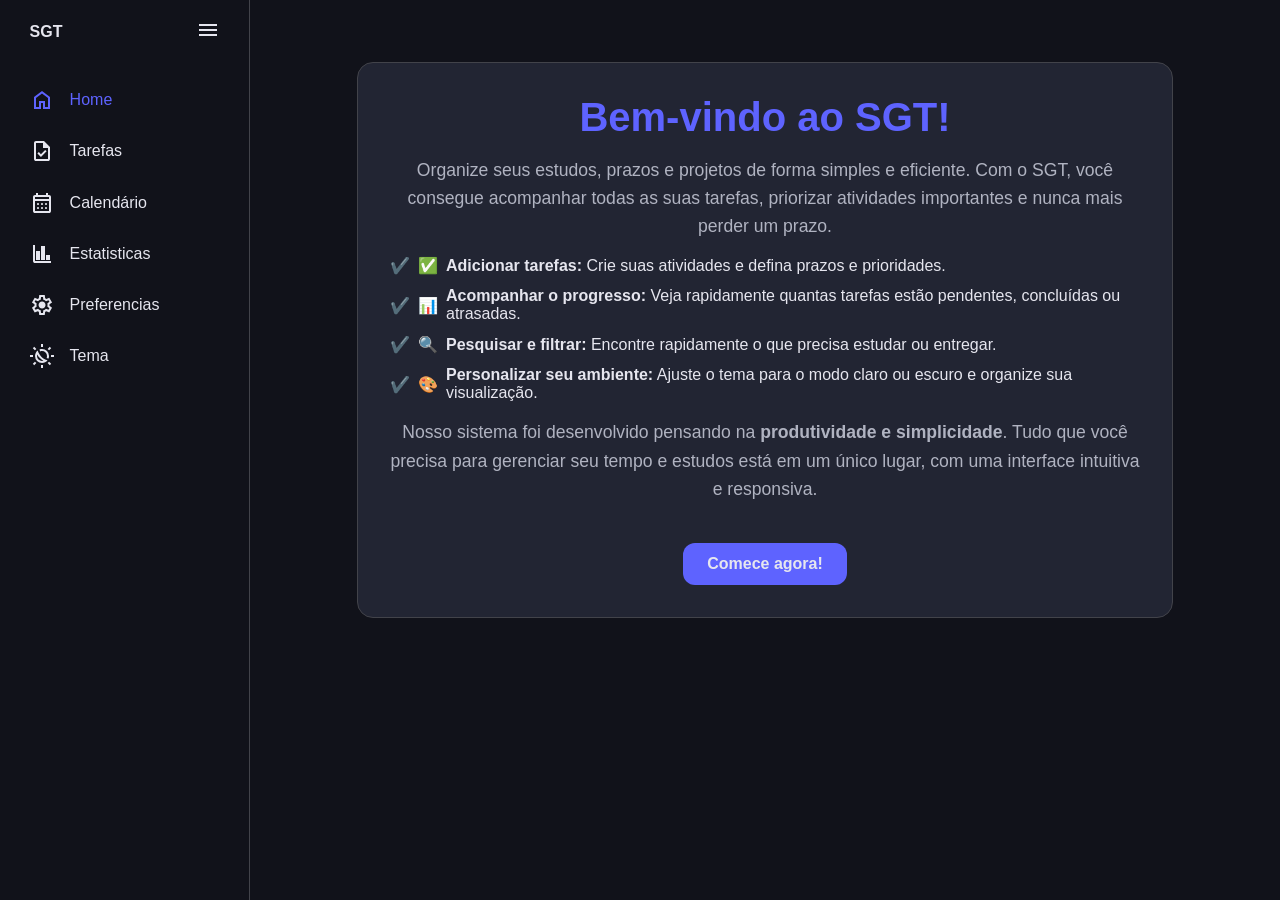
<file: index.html>
<!DOCTYPE html>
<html lang="en">

<head>
    <meta charset="UTF-8">
    <meta name="viewport" content="width=device-width, initial-scale=1.0">
    <title>Home</title>
    <link rel="stylesheet" href="css/style.css">
    <link rel="stylesheet" href="css/home.css">
    <script type="text/javascript" src="js/theme.js" defer></script>
    <script type="text/javascript" src="js/app.js" defer></script>
</head>

<body>
    <nav id="sidebar">
        <ul>
            <li>
                <span class="logo">SGT</span>
                <button onclick=toggleSidebar() id="toggle-btn">
                    <svg xmlns="http://www.w3.org/2000/svg" height="24px" viewBox="0 -960 960 960" width="24px"
                        fill="#e3e3e3">
                        <path d="M120-240v-80h720v80H120Zm0-200v-80h720v80H120Zm0-200v-80h720v80H120Z" />
                    </svg>
                </button>
            </li>


            <li class="active">
                <a href="index.html">
                    <svg xmlns="http://www.w3.org/2000/svg" height="24px" viewBox="0 -960 960 960" width="24px"
                        fill="#e3e3e3">
                        <path
                            d="M240-200h120v-240h240v240h120v-360L480-740 240-560v360Zm-80 80v-480l320-240 320 240v480H520v-240h-80v240H160Zm320-350Z" />
                    </svg>
                    <span>Home</span>
                </a>
            </li>

            <li>
                <a href="tasks.html">
                    <svg xmlns="http://www.w3.org/2000/svg" height="24px" viewBox="0 -960 960 960" width="24px"
                        fill="#e3e3e3">
                        <path
                            d="m438-240 226-226-58-58-169 169-84-84-57 57 142 142ZM240-80q-33 0-56.5-23.5T160-160v-640q0-33 23.5-56.5T240-880h320l240 240v480q0 33-23.5 56.5T720-80H240Zm280-520v-200H240v640h480v-440H520ZM240-800v200-200 640-640Z" />
                    </svg>
                    <span>Tarefas</span>
                </a>
            </li>

            <li>
                <a href="calendar.html">
                    <svg xmlns="http://www.w3.org/2000/svg" height="24px" viewBox="0 -960 960 960" width="24px"
                        fill="#e3e3e3">
                        <path
                            d="M200-80q-33 0-56.5-23.5T120-160v-560q0-33 23.5-56.5T200-800h40v-80h80v80h320v-80h80v80h40q33 0 56.5 23.5T840-720v560q0 33-23.5 56.5T760-80H200Zm0-80h560v-400H200v400Zm0-480h560v-80H200v80Zm0 0v-80 80Zm280 240q-17 0-28.5-11.5T440-440q0-17 11.5-28.5T480-480q17 0 28.5 11.5T520-440q0 17-11.5 28.5T480-400Zm-160 0q-17 0-28.5-11.5T280-440q0-17 11.5-28.5T320-480q17 0 28.5 11.5T360-440q0 17-11.5 28.5T320-400Zm320 0q-17 0-28.5-11.5T600-440q0-17 11.5-28.5T640-480q17 0 28.5 11.5T680-440q0 17-11.5 28.5T640-400ZM480-240q-17 0-28.5-11.5T440-280q0-17 11.5-28.5T480-320q17 0 28.5 11.5T520-280q0 17-11.5 28.5T480-240Zm-160 0q-17 0-28.5-11.5T280-280q0-17 11.5-28.5T320-320q17 0 28.5 11.5T360-280q0 17-11.5 28.5T320-240Zm320 0q-17 0-28.5-11.5T600-280q0-17 11.5-28.5T640-320q17 0 28.5 11.5T680-280q0 17-11.5 28.5T640-240Z" />
                    </svg>
                    <span>Calendário</span>
                </a>
            </li>


            <li>
                <a href="stats.html">
                    <svg xmlns="http://www.w3.org/2000/svg" height="24px" viewBox="0 -960 960 960" width="24px"
                        fill="#e3e3e3">
                        <path
                            d="M200-120q-33 0-56.5-23.5T120-200v-640h80v640h640v80H200Zm40-120v-360h160v360H240Zm200 0v-560h160v560H440Zm200 0v-200h160v200H640Z" />
                    </svg>
                    <span>Estatisticas</span>
                </a>
            </li>


            <li>
                <a href="settings.html">
                    <svg xmlns="http://www.w3.org/2000/svg" height="24px" viewBox="0 -960 960 960" width="24px"
                        fill="#e3e3e3">
                        <path
                            d="m370-80-16-128q-13-5-24.5-12T307-235l-119 50L78-375l103-78q-1-7-1-13.5v-27q0-6.5 1-13.5L78-585l110-190 119 50q11-8 23-15t24-12l16-128h220l16 128q13 5 24.5 12t22.5 15l119-50 110 190-103 78q1 7 1 13.5v27q0 6.5-2 13.5l103 78-110 190-118-50q-11 8-23 15t-24 12L590-80H370Zm70-80h79l14-106q31-8 57.5-23.5T639-327l99 41 39-68-86-65q5-14 7-29.5t2-31.5q0-16-2-31.5t-7-29.5l86-65-39-68-99 42q-22-23-48.5-38.5T533-694l-13-106h-79l-14 106q-31 8-57.5 23.5T321-633l-99-41-39 68 86 64q-5 15-7 30t-2 32q0 16 2 31t7 30l-86 65 39 68 99-42q22 23 48.5 38.5T427-266l13 106Zm42-180q58 0 99-41t41-99q0-58-41-99t-99-41q-59 0-99.5 41T342-480q0 58 40.5 99t99.5 41Zm-2-140Z" />
                    </svg>
                    <span>Preferencias</span>
                </a>
            </li>

            <li>
                <a id="theme-toggle" onclick="toggleTheme()">
                    <svg xmlns="http://www.w3.org/2000/svg" height="24px" viewBox="0 -960 960 960" width="24px"
                        fill="#e3e3e3">
                        <path
                            d="M396-396q-32-32-58.5-67T289-537q-5 14-6.5 28.5T281-480q0 83 58 141t141 58q14 0 28.5-2t28.5-6q-39-22-74-48.5T396-396Zm57-56q51 51 114 87.5T702-308q-40 51-98 79.5T481-200q-117 0-198.5-81.5T201-480q0-65 28.5-123t79.5-98q20 72 56.5 135T453-452Zm290 72q-20-5-39.5-11T665-405q8-18 11.5-36.5T680-480q0-83-58.5-141.5T480-680q-20 0-38.5 3.5T405-665q-8-19-13.5-38T381-742q24-9 49-13.5t51-4.5q117 0 198.5 81.5T761-480q0 26-4.5 51T743-380ZM440-840v-120h80v120h-80Zm0 840v-120h80V0h-80Zm323-706-57-57 85-84 57 56-85 85ZM169-113l-57-56 85-85 57 57-85 84Zm671-327v-80h120v80H840ZM0-440v-80h120v80H0Zm791 328-85-85 57-57 84 85-56 57ZM197-706l-84-85 56-57 85 85-57 57Zm199 310Z" />
                    </svg>
                    <span>Tema</span>
                </a>
            </li>
        </ul>
    </nav>

<main>
    <div class="welcome-container">
        <h1>Bem-vindo ao SGT!</h1>
        <p>
            Organize seus estudos, prazos e projetos de forma simples e eficiente. Com o SGT, você consegue acompanhar todas as suas tarefas, priorizar atividades importantes e nunca mais perder um prazo.
        </p>

<ul>
    <li>
        <span>✅</span>
        <div>
            <strong>Adicionar tarefas:</strong> Crie suas atividades e defina prazos e prioridades.
        </div>
    </li>
    <li>
        <span>📊</span>
        <div>
            <strong>Acompanhar o progresso:</strong> Veja rapidamente quantas tarefas estão pendentes, concluídas ou atrasadas.
        </div>
    </li>
    <li>
        <span>🔍</span>
        <div>
            <strong>Pesquisar e filtrar:</strong> Encontre rapidamente o que precisa estudar ou entregar.
        </div>
    </li>
    <li>
        <span>🎨</span>
        <div>
            <strong>Personalizar seu ambiente:</strong> Ajuste o tema para o modo claro ou escuro e organize sua visualização.
        </div>
    </li>
</ul>
        <p>
            Nosso sistema foi desenvolvido pensando na <strong>produtividade e simplicidade</strong>. Tudo que você precisa para gerenciar seu tempo e estudos está em um único lugar, com uma interface intuitiva e responsiva.
        </p>

        <a href="tasks.html" class="btn-primary">Comece agora!</a>
    </div>
</main>

</body>

</html>
</file>
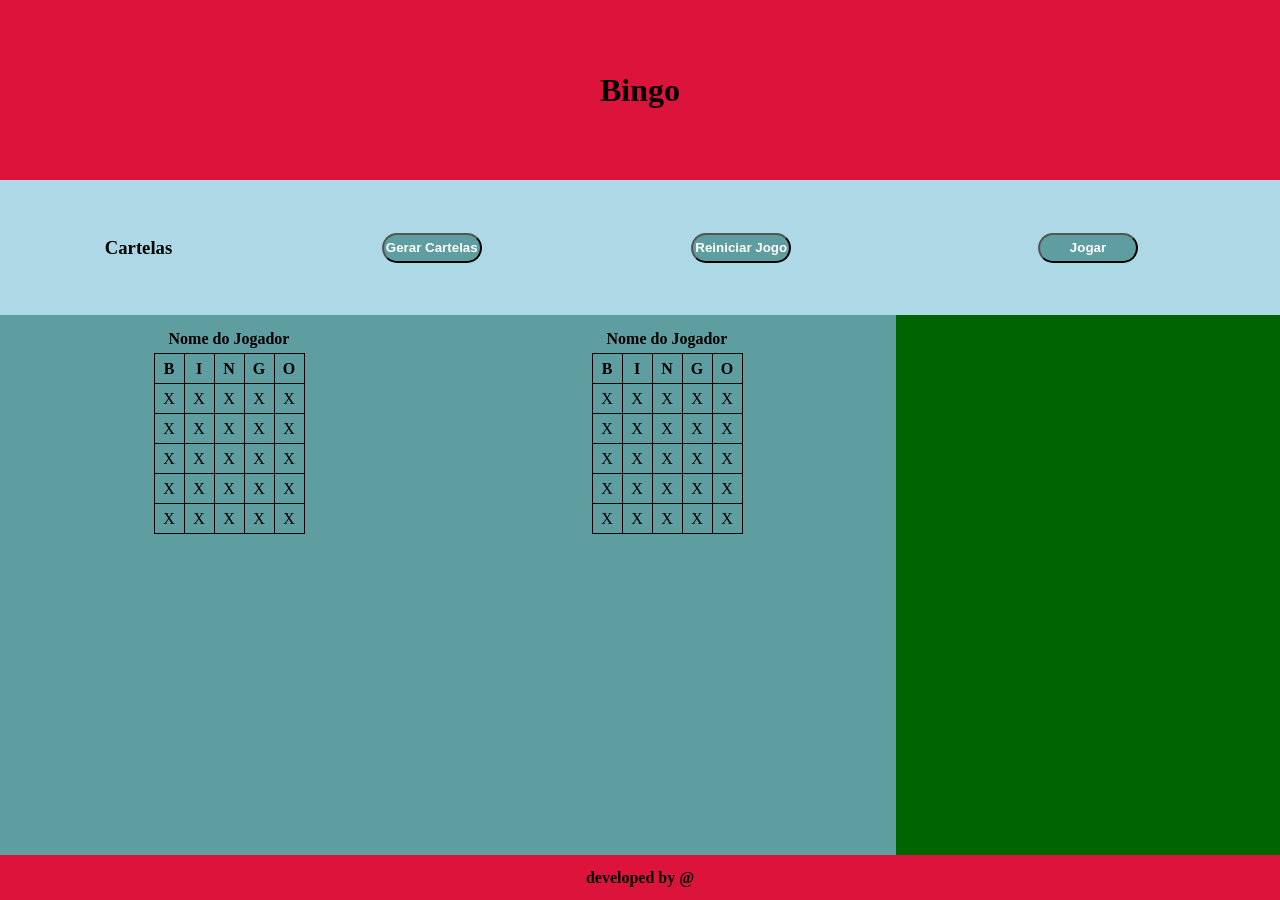
<file: Web-Software/bingo/index.html>
<!DOCTYPE html>
<html lang="en">

<head>
    <meta charset="UTF-8">
    <meta http-equiv="X-UA-Compatible" content="IE=edge">
    <meta name="viewport" content="width=device-width, initial-scale=1.0">
    <link rel="stylesheet" href="index.css">
    <title>Bingo</title>
</head>

<body>
    <header>
        <h1>Bingo</h1>
    </header>

    <main>


        <section id="area_cartelas">
            <div id="header_cartelas">
                <h3>Cartelas</h3>
                <button onclick="desenharCartela()">Gerar Cartelas</button>
                <button>Reiniciar Jogo</button>
            </div>

            <div id="body_cartelas">
                <div class="cartela">
                    <h4>Nome do Jogador</h4>
                    <table>
                        <thead>
                            <th>B</th>
                            <th>I</th>
                            <th>N</th>
                            <th>G</th>
                            <th>O</th>
                        </thead>
                        <tbody>
                            <tr>
                                <td>X</td>
                                <td>X</td>
                                <td>X</td>
                                <td>X</td>
                                <td>X</td>
                            </tr>
                            <tr>
                                <td>X</td>
                                <td>X</td>
                                <td>X</td>
                                <td>X</td>
                                <td>X</td>
                            </tr>
                            <tr>
                                <td>X</td>
                                <td>X</td>
                                <td>X</td>
                                <td>X</td>
                                <td>X</td>
                            </tr>
                            <tr>
                                <td>X</td>
                                <td>X</td>
                                <td>X</td>
                                <td>X</td>
                                <td>X</td>
                            </tr>
                            <tr>
                                <td>X</td>
                                <td>X</td>
                                <td>X</td>
                                <td>X</td>
                                <td>X</td>
                            </tr>
                        </tbody>
                    </table>
                </div>
                <div class="cartela">
                    <h4>Nome do Jogador</h4>
                    <table>
                        <thead>
                            <th>B</th>
                            <th>I</th>
                            <th>N</th>
                            <th>G</th>
                            <th>O</th>
                        </thead>
                        <tbody>
                            <tr>
                                <td>X</td>
                                <td>X</td>
                                <td>X</td>
                                <td>X</td>
                                <td>X</td>
                            </tr>
                            <tr>
                                <td>X</td>
                                <td>X</td>
                                <td>X</td>
                                <td>X</td>
                                <td>X</td>
                            </tr>
                            <tr>
                                <td>X</td>
                                <td>X</td>
                                <td>X</td>
                                <td>X</td>
                                <td>X</td>
                            </tr>
                            <tr>
                                <td>X</td>
                                <td>X</td>
                                <td>X</td>
                                <td>X</td>
                                <td>X</td>
                            </tr>
                            <tr>
                                <td>X</td>
                                <td>X</td>
                                <td>X</td>
                                <td>X</td>
                                <td>X</td>
                            </tr>
                        </tbody>
                    </table>
                </div>
            </div>
        </section>

        <section id="area_numeros">
            <div id="header_numeros">
                <button>Jogar</button>
            </div>
            <div id="body_numeros">

            </div>


        </section>
    </main>
    <footer>
        <h4>developed by @</h4>
    </footer>
    <script src="index.js"></script>
</body>

</html>
</file>
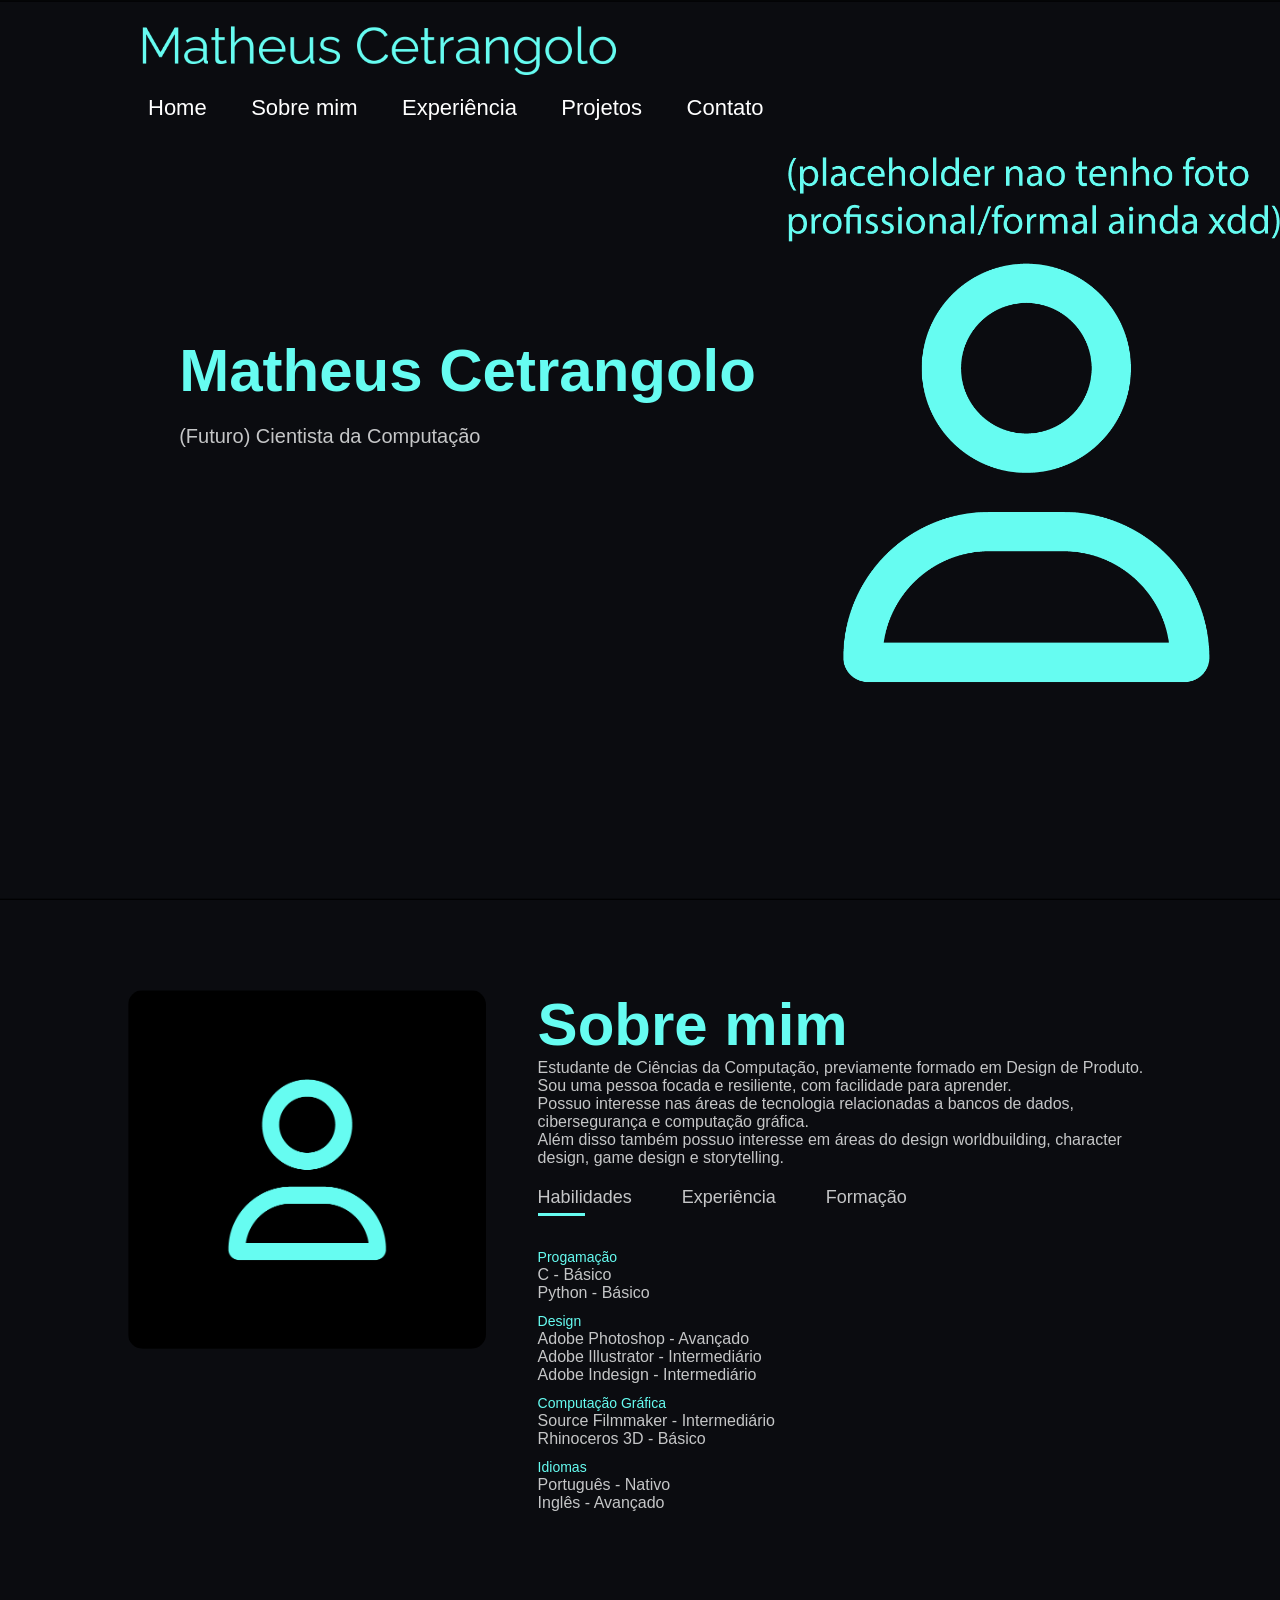
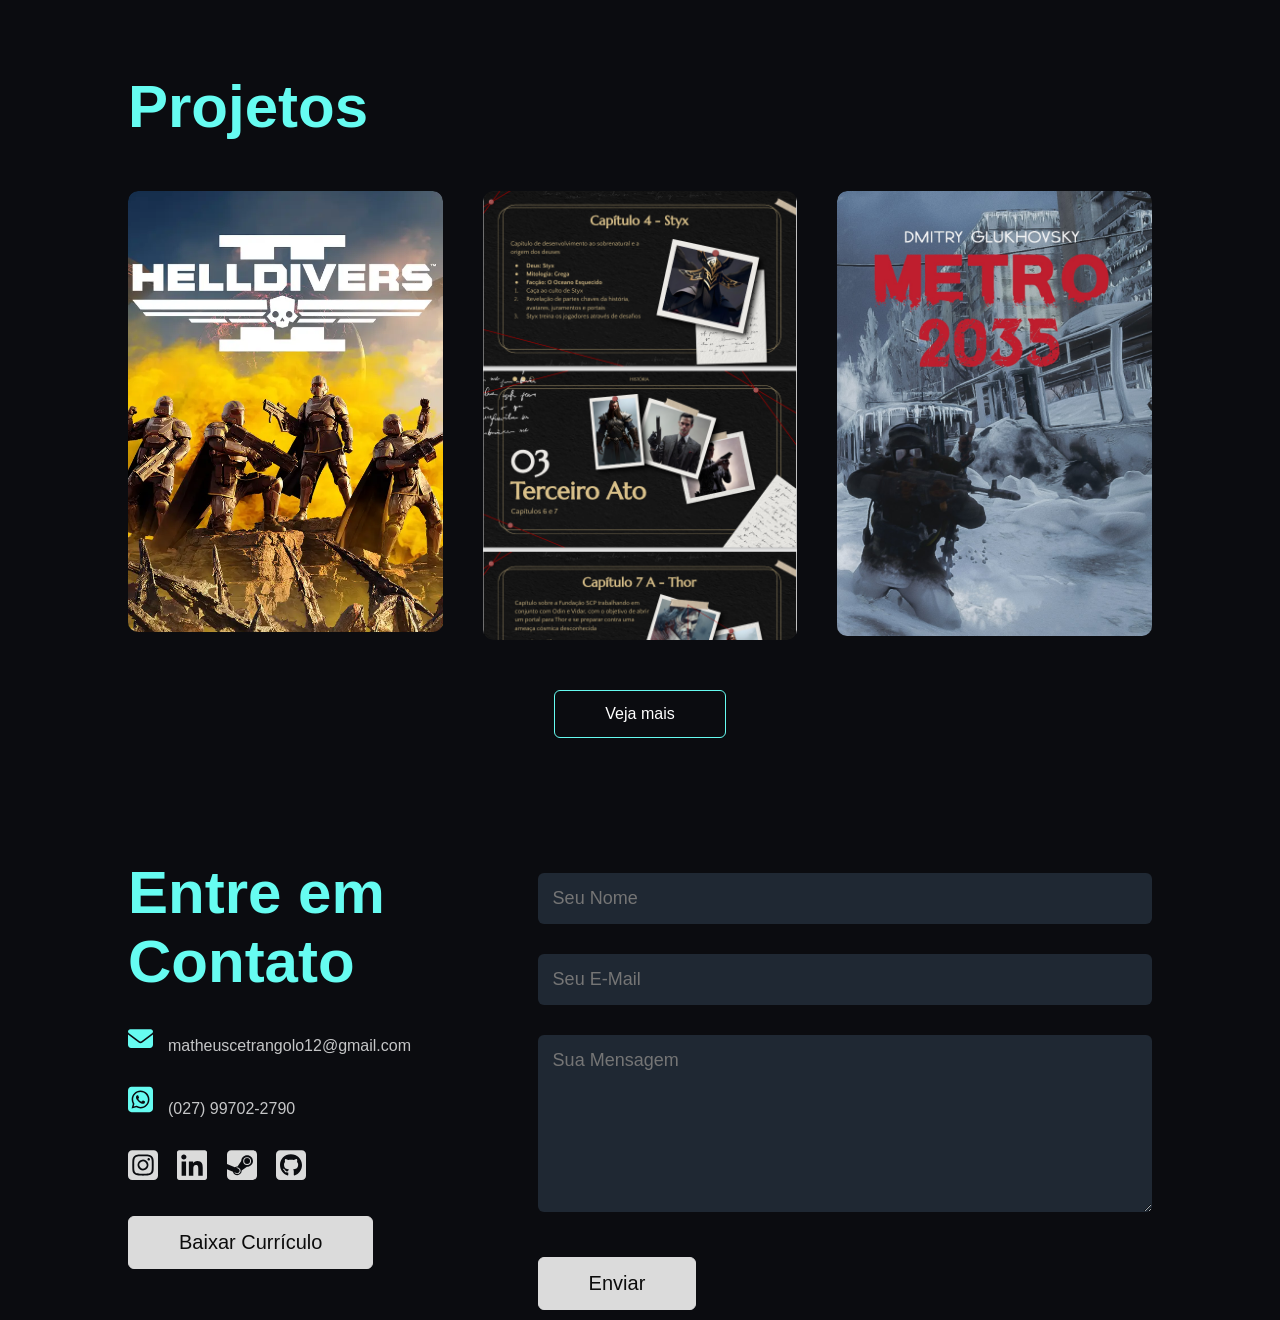
<file: Web-Software/curriculum-vitae-project/index.html>
<html>

<head>
    <title>Portfolio Matheus Cetrangolo</title>
    <link rel="stylesheet" href="style.css">
</head>

<body>
    <header id="header">
        <div class="container">
            <nav>
                <img src="imagens/logo.png" alt="logoph" class="HomeLogo">
                <ul>
                    <li><a href="#header">Home</a></li>
                    <li><a href="#sobre">Sobre mim</a></li>
                    <li><a href="#sobre">Experiência</a></li>
                    <li><a href="#portfolio">Projetos</a></li>
                    <li><a href="#contato">Contato</a></li>
                </ul>
            </nav>
            <div class="Titulo">
                <h1>Matheus Cetrangolo</h1>
                <p>(Futuro) Cientista da Computação</p>
            </div>
        </div>

    </header>

    <div id="sobre">
        <div class="container">
            <div class="row">
                <div class="sobre-col1">
                    <img src="imagens/profilepic.PNG" alt="foto-de-perfil">
                </div>
                <div class=" sobre-col2">
                    <h1 class="subtitulo">Sobre mim</h1>
                    <p>Estudante de Ciências da Computação, previamente formado em Design de Produto. <br> Sou uma pessoa
                        focada e resiliente, com facilidade para aprender. <br> Possuo interesse nas áreas de tecnologia
                        relacionadas a bancos de dados, cibersegurança e computação gráfica. <br> Além disso também possuo
                        interesse em áreas do design worldbuilding, character design, game design e storytelling.
                    </p>

                    <div class="tab-titulos">
                        <p class="tab-links active-link" onclick="opentab('habilidades')">Habilidades</p>
                        <p class="tab-links" onclick="opentab('experiencia')">Experiência</p>
                        <p class="tab-links" onclick="opentab('formacao')">Formação</p>
                    </div>
                    <div class="tab-contents active-tab" id="habilidades">
                        <ul>
                            <li><span>Progamação</span><br>C - Básico <br> Python - Básico</li>
                            <li><span>Design</span><br>Adobe Photoshop - Avançado<br> Adobe Illustrator - Intermediário
                                <br> Adobe Indesign - Intermediário
                            </li>
                            <li><span>Computação Gráfica</span> <br>Source Filmmaker - Intermediário <br> Rhinoceros 3D
                                - Básico</li>
                            <li><span>Idiomas</span> <br>Português - Nativo <br> Inglês - Avançado </li>
                        </ul>
                    </div>
                    <div class="tab-contents" id="experiencia">
                        <ul>
                            <li><span>2024 - Atualmente</span><br>Estudante Ciências da Computação</li>
                            <li><span>2019 - 2023</span><br>Estudante Design de Produto</li>
                        </ul>
                    </div>
                    <div class="tab-contents" id="formacao">
                        <ul>
                            <li><span>2024</span><br>UVV - Ciências da Computação - Cursando</li>
                            <li><span>2023</span><br>UVV - Design de Produto - Bacharelado</li>
                            <li><span>2019</span><br>CEIC - Ensino Médio</li>
                        </ul>
                    </div>
                </div>
            </div>
        </div>
    </div>

    <div class="portfolio" id="portfolio">
        <div class="container">
            <h1 class="subtitulo">Projetos</h1>
            <div class="projetos-lista">
                <div class="projetos">
                    <img src="imagens/helldivers stratagem trainer projeto.PNG" alt="scratch_projeto">
                    <div class="layer">
                        <h3>Jogo no Scratch</h3>
                        <p>Jogo de ritmo feito no Scratch, simulando uma mecânica do jogo Helldivers 2</p>
                        <a href="https://scratch.mit.edu/projects/985068198" target="_blank"> <img
                                src="imagens/paper-plane-regular.svg" height="20px" alt="linkprosprojetos"></a>
                    </div>
                </div>
                <div class="projetos">
                    <img src="imagens/projeto scp thaumiel.PNG" alt="tcc_design">
                    <div class="layer">
                        <h3>Projeto SCP: Thaumiel</h3>
                        <p>Trabalho de Conclusão de Curso de Design de Produto, um jogo
                            baseado no universo SCP, onde os protagonistas são SCPs da classe Thaumiel </p>
                        <a href="#"><img src="imagens/paper-plane-regular.svg" height="20px" alt="linkprosprojetos"></a>
                    </div>
                </div>
                <div class="projetos">
                    <img src="imagens/metro 2035 livro.PNG" alt="metro_2035">
                    <div class="layer">
                        <h3>Capa de Livro</h3>
                        <p>Uma projeto de design onde eu desenvolvi uma capa alternativa para o Livro Metro 2035</p>
                        <a href="#"><img src="imagens/paper-plane-regular.svg" height="20px" alt="linkprosprojetos"></a>
                    </div>
                </div>
            </div>
            <a href="#" class="button3">Veja mais</a>
        </div>
    </div>


    <script>

        var tablinks = document.getElementsByClassName("tab-links");
        var tabcontents = document.getElementsByClassName("tab-contents");

        function opentab(tabname) {
            for (tablink of tablinks) {
                tablink.classList.remove("active-link");
            }
            for (tabcontent of tabcontents) {
                tabcontent.classList.remove("active-tab");
            }
            event.currentTarget.classList.add("active-link");
            document.getElementById(tabname).classList.add("active-tab");

        }
    </script>

    <footer>
        <div class="contato" id="contato">
            <div class="container">
                <div class="row">
                    <div class="contato-col1">
                        <h1 class="subtitulo">Entre em Contato</h1>
                        <p><img src="imagens/envelope-solid.svg" alt="gmail_icon">matheuscetrangolo12@gmail.com</p>
                        <p><img src="imagens/square-whatsapp.svg" alt="celular_icon">(027) 99702-2790</p>
                        <div class="social-icons">
                            <a href="https://www.instagram.com/kvyotho/"> <img src="imagens/square-instagram.svg"
                                    alt="instagram_icon"></a>
                            <a href="https://www.linkedin.com/"> <img src="imagens/linkedin.svg"
                                    alt="linkedin_icon"></a>
                            <a href="https://steamcommunity.com/id/wisdomisacircle/" target="_blank"> <img
                                    src="imagens/square-steam.svg" alt="steam_icon"></a>
                            <a href="https://github.com/Kvyotho"> <img src="imagens/square-github.svg"
                                    alt="github_icon"></a>
                        </div>
                        <a href="" class="button button2">Baixar Currículo</a>
                    </div>
                    <div class="contato-col2">
                        <form>
                            <input type="text" name="Name" placeholder="Seu Nome" required>
                            <input type="text" name="email" placeholder="Seu E-Mail" required>
                            <textarea name="Message" rows="7" placeholder="Sua Mensagem"></textarea>
                            <button type="submit" class="button button2">Enviar</button>
                        </form>

                    </div>
                </div>
            </div>
        </div>
    </footer>

</body>

</html>
</file>
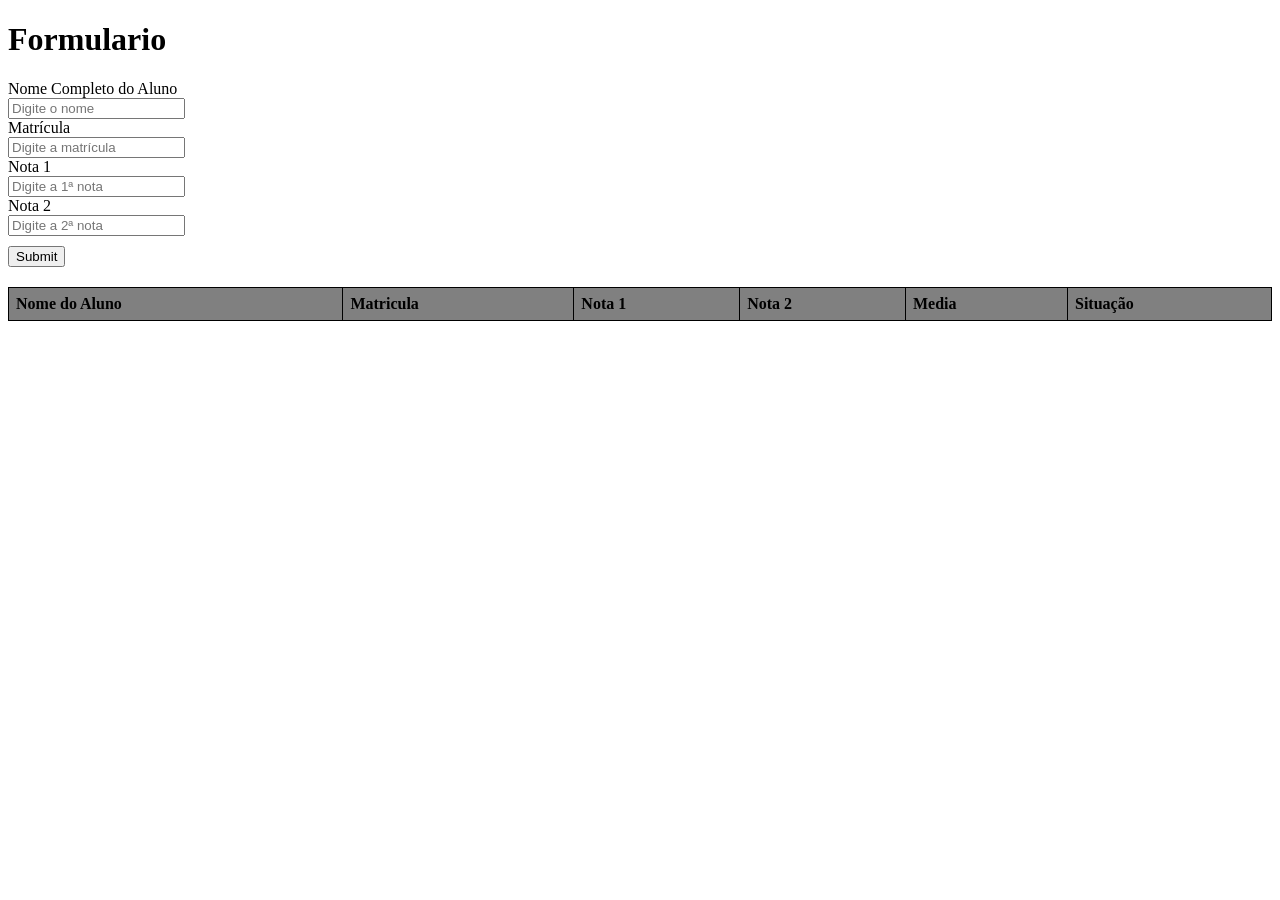
<file: Web-Software/exam1/index.html>
<!DOCTYPE html>
<html lang="en">

<head>
    <meta charset="UTF-8">
    <meta name="viewport" content="width=device-width, initial-scale=1.0">
    <title> Prova HTML CSS JS 05/06/2024</title>
    <link rel="stylesheet" href="index.css">
    <h1> Formulario </h1>
</head>


<body>

    <form id="Formulario">
        <label for="nome">Nome Completo do Aluno</label> <br>
        <input type="text" name="Nome Completo do Aluno" id="nome" placeholder="Digite o nome"> <br>
        <label for="nome">Matrícula</label> <br>
        <input type="text" name="Matricula" id="matricula" placeholder="Digite a matrícula"> <br>
        <label for="nome">Nota 1</label> <br>
        <input type="number" name="Nota 1" id="nota1" placeholder="Digite a 1ª nota"> <br>
        <label for="nome">Nota 2</label> <br>
        <input type="number" name="Nota 2" id="nota2" placeholder="Digite a 2ª nota"> <br>
        <input type="submit">
    </form>


    <table id="Tabela">
        <tr>
            <th>Nome do Aluno</th>
            <th>Matricula</th>
            <th>Nota 1</th>
            <th>Nota 2</th>
            <th>Media</th>
            <th>Situação</th>
        </tr>
        <tr>

        </tr>
    </table>
    <script src="index.js"></script>
</body>

</html>
</file>
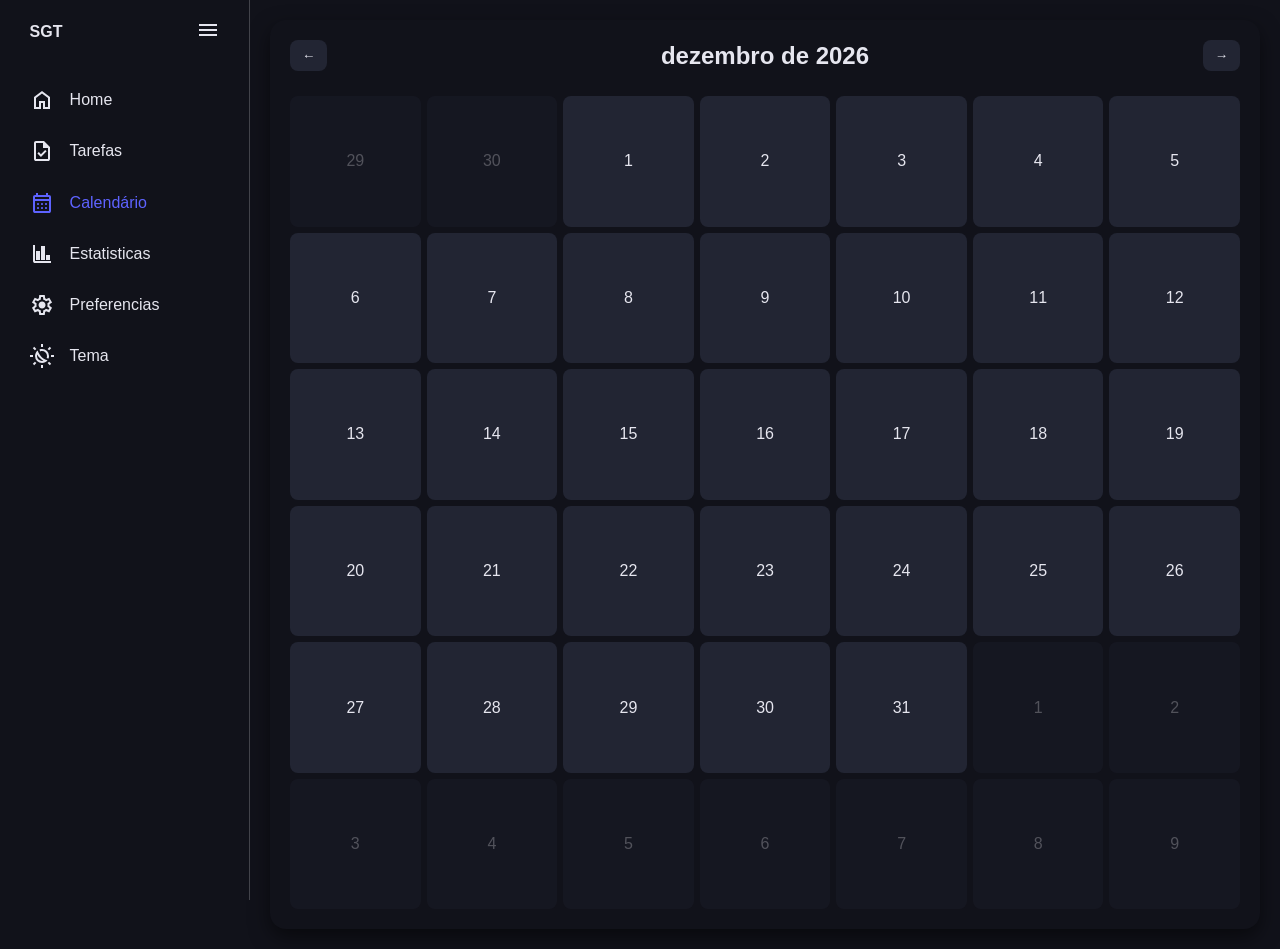
<file: calendar.html>
<!DOCTYPE html>
<html lang="en">

<head>
    <meta charset="UTF-8">
    <meta name="viewport" content="width=device-width, initial-scale=1.0">
    <title>Home</title>
    <link rel="stylesheet" href="css/style.css">
    <link rel="stylesheet" href="css/calendar.css">
    <script type="text/javascript" src="js/theme.js" defer></script>
    <script type="text/javascript" src="js/app.js" defer></script>
    <script type="text/javascript" src="js/calendar.js" defer></script>
</head>

<body>
    <nav id="sidebar">
        <ul>
            <li>
                <span class="logo">SGT</span>
                <button onclick=toggleSidebar() id="toggle-btn">
                    <svg xmlns="http://www.w3.org/2000/svg" height="24px" viewBox="0 -960 960 960" width="24px"
                        fill="#e3e3e3">
                        <path d="M120-240v-80h720v80H120Zm0-200v-80h720v80H120Zm0-200v-80h720v80H120Z" />
                    </svg>
                </button>
            </li>


            <li>
                <a href="index.html">
                    <svg xmlns="http://www.w3.org/2000/svg" height="24px" viewBox="0 -960 960 960" width="24px"
                        fill="#e3e3e3">
                        <path
                            d="M240-200h120v-240h240v240h120v-360L480-740 240-560v360Zm-80 80v-480l320-240 320 240v480H520v-240h-80v240H160Zm320-350Z" />
                    </svg>
                    <span>Home</span>
                </a>
            </li>

            <li>
                <a href="tasks.html">
                    <svg xmlns="http://www.w3.org/2000/svg" height="24px" viewBox="0 -960 960 960" width="24px"
                        fill="#e3e3e3">
                        <path
                            d="m438-240 226-226-58-58-169 169-84-84-57 57 142 142ZM240-80q-33 0-56.5-23.5T160-160v-640q0-33 23.5-56.5T240-880h320l240 240v480q0 33-23.5 56.5T720-80H240Zm280-520v-200H240v640h480v-440H520ZM240-800v200-200 640-640Z" />
                    </svg>
                    <span>Tarefas</span>
                </a>
            </li>

            <li class="active">
                <a href="calendar.html">
                    <svg xmlns="http://www.w3.org/2000/svg" height="24px" viewBox="0 -960 960 960" width="24px"
                        fill="#e3e3e3">
                        <path
                            d="M200-80q-33 0-56.5-23.5T120-160v-560q0-33 23.5-56.5T200-800h40v-80h80v80h320v-80h80v80h40q33 0 56.5 23.5T840-720v560q0 33-23.5 56.5T760-80H200Zm0-80h560v-400H200v400Zm0-480h560v-80H200v80Zm0 0v-80 80Zm280 240q-17 0-28.5-11.5T440-440q0-17 11.5-28.5T480-480q17 0 28.5 11.5T520-440q0 17-11.5 28.5T480-400Zm-160 0q-17 0-28.5-11.5T280-440q0-17 11.5-28.5T320-480q17 0 28.5 11.5T360-440q0 17-11.5 28.5T320-400Zm320 0q-17 0-28.5-11.5T600-440q0-17 11.5-28.5T640-480q17 0 28.5 11.5T680-440q0 17-11.5 28.5T640-400ZM480-240q-17 0-28.5-11.5T440-280q0-17 11.5-28.5T480-320q17 0 28.5 11.5T520-280q0 17-11.5 28.5T480-240Zm-160 0q-17 0-28.5-11.5T280-280q0-17 11.5-28.5T320-320q17 0 28.5 11.5T360-280q0 17-11.5 28.5T320-240Zm320 0q-17 0-28.5-11.5T600-280q0-17 11.5-28.5T640-320q17 0 28.5 11.5T680-280q0 17-11.5 28.5T640-240Z" />
                    </svg>
                    <span>Calendário</span>
                </a>
            </li>


            <li>
                <a href="stats.html">
                    <svg xmlns="http://www.w3.org/2000/svg" height="24px" viewBox="0 -960 960 960" width="24px"
                        fill="#e3e3e3">
                        <path
                            d="M200-120q-33 0-56.5-23.5T120-200v-640h80v640h640v80H200Zm40-120v-360h160v360H240Zm200 0v-560h160v560H440Zm200 0v-200h160v200H640Z" />
                    </svg>
                    <span>Estatisticas</span>
                </a>
            </li>


            <li>
                <a href="settings.html">
                    <svg xmlns="http://www.w3.org/2000/svg" height="24px" viewBox="0 -960 960 960" width="24px"
                        fill="#e3e3e3">
                        <path
                            d="m370-80-16-128q-13-5-24.5-12T307-235l-119 50L78-375l103-78q-1-7-1-13.5v-27q0-6.5 1-13.5L78-585l110-190 119 50q11-8 23-15t24-12l16-128h220l16 128q13 5 24.5 12t22.5 15l119-50 110 190-103 78q1 7 1 13.5v27q0 6.5-2 13.5l103 78-110 190-118-50q-11 8-23 15t-24 12L590-80H370Zm70-80h79l14-106q31-8 57.5-23.5T639-327l99 41 39-68-86-65q5-14 7-29.5t2-31.5q0-16-2-31.5t-7-29.5l86-65-39-68-99 42q-22-23-48.5-38.5T533-694l-13-106h-79l-14 106q-31 8-57.5 23.5T321-633l-99-41-39 68 86 64q-5 15-7 30t-2 32q0 16 2 31t7 30l-86 65 39 68 99-42q22 23 48.5 38.5T427-266l13 106Zm42-180q58 0 99-41t41-99q0-58-41-99t-99-41q-59 0-99.5 41T342-480q0 58 40.5 99t99.5 41Zm-2-140Z" />
                    </svg>
                    <span>Preferencias</span>
                </a>
            </li>

            <li>
                <a id="theme-toggle" onclick="toggleTheme()">
                    <svg xmlns="http://www.w3.org/2000/svg" height="24px" viewBox="0 -960 960 960" width="24px"
                        fill="#e3e3e3">
                        <path
                            d="M396-396q-32-32-58.5-67T289-537q-5 14-6.5 28.5T281-480q0 83 58 141t141 58q14 0 28.5-2t28.5-6q-39-22-74-48.5T396-396Zm57-56q51 51 114 87.5T702-308q-40 51-98 79.5T481-200q-117 0-198.5-81.5T201-480q0-65 28.5-123t79.5-98q20 72 56.5 135T453-452Zm290 72q-20-5-39.5-11T665-405q8-18 11.5-36.5T680-480q0-83-58.5-141.5T480-680q-20 0-38.5 3.5T405-665q-8-19-13.5-38T381-742q24-9 49-13.5t51-4.5q117 0 198.5 81.5T761-480q0 26-4.5 51T743-380ZM440-840v-120h80v120h-80Zm0 840v-120h80V0h-80Zm323-706-57-57 85-84 57 56-85 85ZM169-113l-57-56 85-85 57 57-85 84Zm671-327v-80h120v80H840ZM0-440v-80h120v80H0Zm791 328-85-85 57-57 84 85-56 57ZM197-706l-84-85 56-57 85 85-57 57Zm199 310Z" />
                    </svg>
                    <span>Tema</span>
                </a>
            </li>
        </ul>
    </nav>


  <main>
    <div class="calendar-container">
      <header>
        <button id="prev-month">←</button>
        <h2 id="month-year"></h2>
        <button id="next-month">→</button>
      </header>

      <div class="calendar-grid" id="calendar-grid"></div>
    </div>
  </main>

  <div id="task-modal" class="modal">
  <div class="modal-content">
    <span id="close-modal">&times;</span>
    <h2 id="modal-date"></h2>
    <ul id="modal-task-list"></ul>
  </div>
</div>


</body>

</html>
</file>
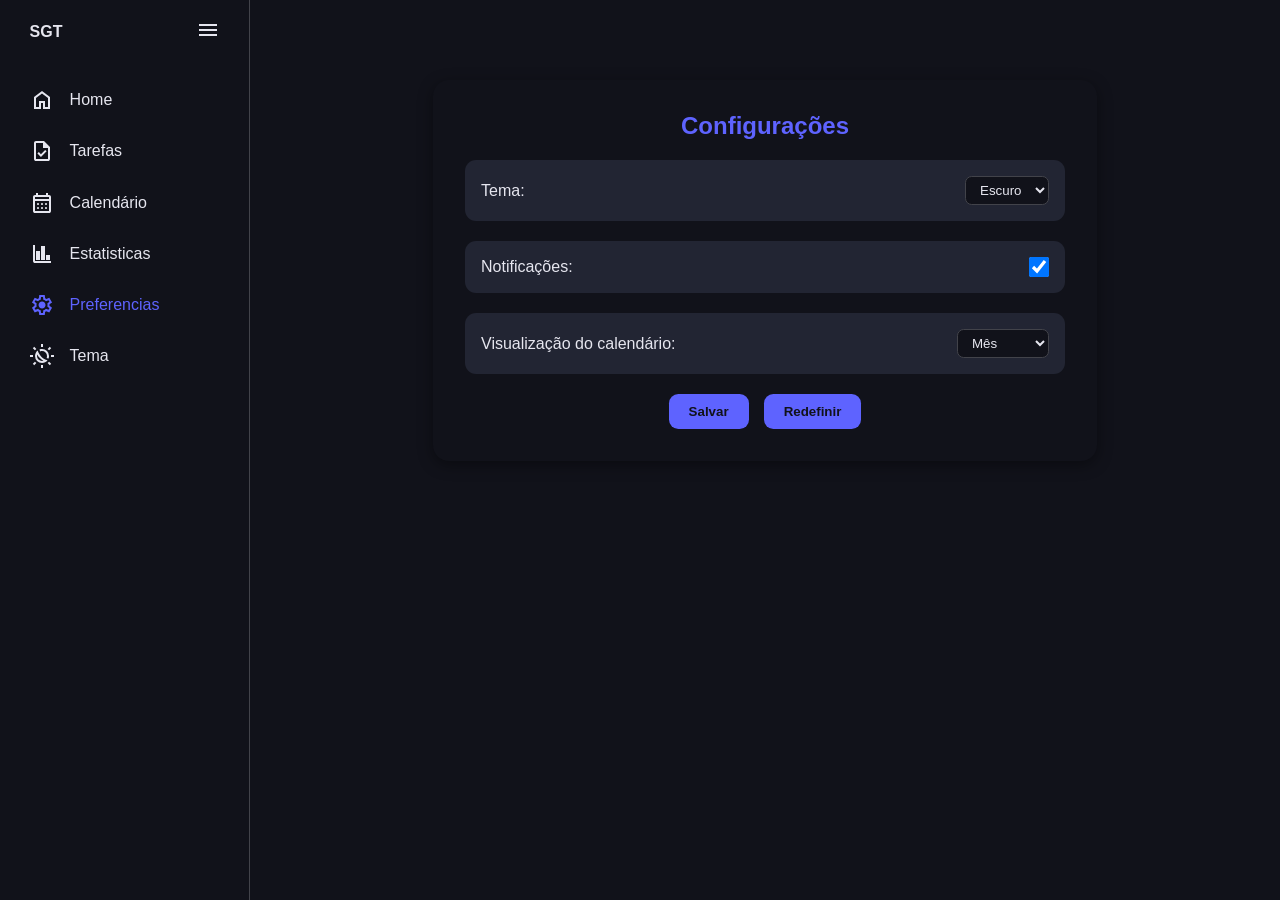
<file: settings.html>
<!DOCTYPE html>
<html lang="en">

<head>
    <meta charset="UTF-8">
    <meta name="viewport" content="width=device-width, initial-scale=1.0">
    <title>Home</title>
    <link rel="stylesheet" href="css/style.css">
    <link rel="stylesheet" href="css/settings.css">
    <script type="text/javascript" src="js/app.js" defer></script>
    <script type="text/javascript" src="js/settings.js" defer></script>
    <script src="js/theme.js" defer></script>
</head>

<body>
    <nav id="sidebar">
        <ul>
            <li>
                <span class="logo">SGT</span>
                <button onclick=toggleSidebar() id="toggle-btn">
                    <svg xmlns="http://www.w3.org/2000/svg" height="24px" viewBox="0 -960 960 960" width="24px"
                        fill="#e3e3e3">
                        <path d="M120-240v-80h720v80H120Zm0-200v-80h720v80H120Zm0-200v-80h720v80H120Z" />
                    </svg>
                </button>
            </li>


            <li>
                <a href="index.html">
                    <svg xmlns="http://www.w3.org/2000/svg" height="24px" viewBox="0 -960 960 960" width="24px"
                        fill="#e3e3e3">
                        <path
                            d="M240-200h120v-240h240v240h120v-360L480-740 240-560v360Zm-80 80v-480l320-240 320 240v480H520v-240h-80v240H160Zm320-350Z" />
                    </svg>
                    <span>Home</span>
                </a>
            </li>

            <li>
                <a href="tasks.html">
                    <svg xmlns="http://www.w3.org/2000/svg" height="24px" viewBox="0 -960 960 960" width="24px"
                        fill="#e3e3e3">
                        <path
                            d="m438-240 226-226-58-58-169 169-84-84-57 57 142 142ZM240-80q-33 0-56.5-23.5T160-160v-640q0-33 23.5-56.5T240-880h320l240 240v480q0 33-23.5 56.5T720-80H240Zm280-520v-200H240v640h480v-440H520ZM240-800v200-200 640-640Z" />
                    </svg>
                    <span>Tarefas</span>
                </a>
            </li>

            <li>
                <a href="calendar.html">
                    <svg xmlns="http://www.w3.org/2000/svg" height="24px" viewBox="0 -960 960 960" width="24px"
                        fill="#e3e3e3">
                        <path
                            d="M200-80q-33 0-56.5-23.5T120-160v-560q0-33 23.5-56.5T200-800h40v-80h80v80h320v-80h80v80h40q33 0 56.5 23.5T840-720v560q0 33-23.5 56.5T760-80H200Zm0-80h560v-400H200v400Zm0-480h560v-80H200v80Zm0 0v-80 80Zm280 240q-17 0-28.5-11.5T440-440q0-17 11.5-28.5T480-480q17 0 28.5 11.5T520-440q0 17-11.5 28.5T480-400Zm-160 0q-17 0-28.5-11.5T280-440q0-17 11.5-28.5T320-480q17 0 28.5 11.5T360-440q0 17-11.5 28.5T320-400Zm320 0q-17 0-28.5-11.5T600-440q0-17 11.5-28.5T640-480q17 0 28.5 11.5T680-440q0 17-11.5 28.5T640-400ZM480-240q-17 0-28.5-11.5T440-280q0-17 11.5-28.5T480-320q17 0 28.5 11.5T520-280q0 17-11.5 28.5T480-240Zm-160 0q-17 0-28.5-11.5T280-280q0-17 11.5-28.5T320-320q17 0 28.5 11.5T360-280q0 17-11.5 28.5T320-240Zm320 0q-17 0-28.5-11.5T600-280q0-17 11.5-28.5T640-320q17 0 28.5 11.5T680-280q0 17-11.5 28.5T640-240Z" />
                    </svg>
                    <span>Calendário</span>
                </a>
            </li>


            <li>
                <a href="stats.html">
                    <svg xmlns="http://www.w3.org/2000/svg" height="24px" viewBox="0 -960 960 960" width="24px"
                        fill="#e3e3e3">
                        <path
                            d="M200-120q-33 0-56.5-23.5T120-200v-640h80v640h640v80H200Zm40-120v-360h160v360H240Zm200 0v-560h160v560H440Zm200 0v-200h160v200H640Z" />
                    </svg>
                    <span>Estatisticas</span>
                </a>
            </li>


            <li class="active">
                <a href="settings.html">
                    <svg xmlns="http://www.w3.org/2000/svg" height="24px" viewBox="0 -960 960 960" width="24px"
                        fill="#e3e3e3">
                        <path
                            d="m370-80-16-128q-13-5-24.5-12T307-235l-119 50L78-375l103-78q-1-7-1-13.5v-27q0-6.5 1-13.5L78-585l110-190 119 50q11-8 23-15t24-12l16-128h220l16 128q13 5 24.5 12t22.5 15l119-50 110 190-103 78q1 7 1 13.5v27q0 6.5-2 13.5l103 78-110 190-118-50q-11 8-23 15t-24 12L590-80H370Zm70-80h79l14-106q31-8 57.5-23.5T639-327l99 41 39-68-86-65q5-14 7-29.5t2-31.5q0-16-2-31.5t-7-29.5l86-65-39-68-99 42q-22-23-48.5-38.5T533-694l-13-106h-79l-14 106q-31 8-57.5 23.5T321-633l-99-41-39 68 86 64q-5 15-7 30t-2 32q0 16 2 31t7 30l-86 65 39 68 99-42q22 23 48.5 38.5T427-266l13 106Zm42-180q58 0 99-41t41-99q0-58-41-99t-99-41q-59 0-99.5 41T342-480q0 58 40.5 99t99.5 41Zm-2-140Z" />
                    </svg>
                    <span>Preferencias</span>
                </a>
            </li>

            <li>
                <a id="theme-toggle" onclick="toggleTheme()">
                    <svg xmlns="http://www.w3.org/2000/svg" height="24px" viewBox="0 -960 960 960" width="24px"
                        fill="#e3e3e3">
                        <path
                            d="M396-396q-32-32-58.5-67T289-537q-5 14-6.5 28.5T281-480q0 83 58 141t141 58q14 0 28.5-2t28.5-6q-39-22-74-48.5T396-396Zm57-56q51 51 114 87.5T702-308q-40 51-98 79.5T481-200q-117 0-198.5-81.5T201-480q0-65 28.5-123t79.5-98q20 72 56.5 135T453-452Zm290 72q-20-5-39.5-11T665-405q8-18 11.5-36.5T680-480q0-83-58.5-141.5T480-680q-20 0-38.5 3.5T405-665q-8-19-13.5-38T381-742q24-9 49-13.5t51-4.5q117 0 198.5 81.5T761-480q0 26-4.5 51T743-380ZM440-840v-120h80v120h-80Zm0 840v-120h80V0h-80Zm323-706-57-57 85-84 57 56-85 85ZM169-113l-57-56 85-85 57 57-85 84Zm671-327v-80h120v80H840ZM0-440v-80h120v80H0Zm791 328-85-85 57-57 84 85-56 57ZM197-706l-84-85 56-57 85 85-57 57Zm199 310Z" />
                    </svg>
                    <span>Tema</span>
                </a>
            </li>
        </ul>
    </nav>

  <main>
    <div class="settings-container">
      <h2>Configurações</h2>

      <section class="setting-item">
        <label for="theme-select">Tema:</label>
        <select id="theme-select">
          <option value="dark">Escuro</option>
          <option value="light">Claro</option>
        </select>
      </section>

      <section class="setting-item">
        <label for="notif-toggle">Notificações:</label>
        <input type="checkbox" id="notif-toggle" checked>
      </section>

      <section class="setting-item">
        <label for="calendar-view">Visualização do calendário:</label>
        <select id="calendar-view">
          <option value="month">Mês</option>
          <option value="week">Semana</option>
          <option value="day">Dia</option>
        </select>
      </section>

      <section class="buttons">
        <button id="save-settings">Salvar</button>
        <button id="reset-settings">Redefinir</button>
      </section>
    </div>
  </main>
  
<div id="notification-container"></div>


</body>

</html>
</file>
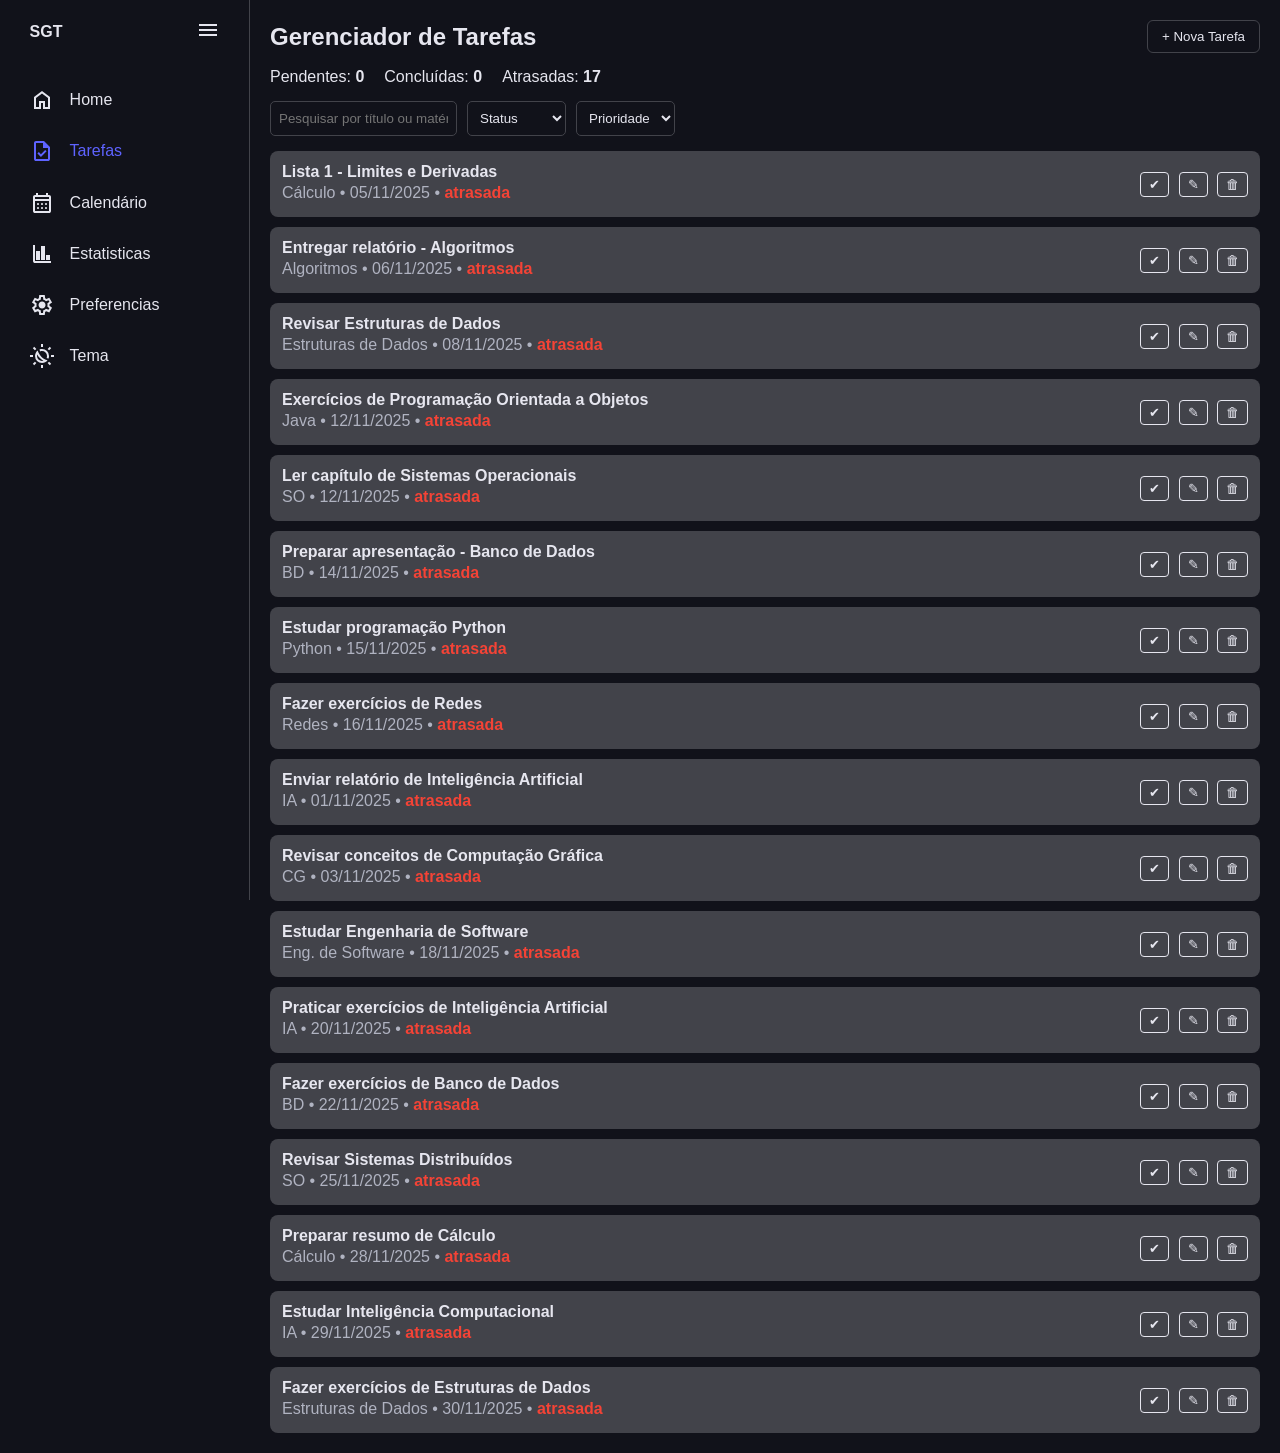
<file: tasks.html>
<!DOCTYPE html>
<html lang="en">

<head>
    <meta charset="UTF-8">
    <meta name="viewport" content="width=device-width, initial-scale=1.0">
    <title>Home</title>
    <link rel="stylesheet" href="css/style.css">
    <link rel="stylesheet" href="css/tasks.css">
    <script type="text/javascript" src="js/theme.js" defer></script>
    <script type="text/javascript" src="js/app.js" defer></script>
    <script type="text/javascript" src="js/tasks.js" defer></script>


</head>

<body>
    <nav id="sidebar">
        <ul>
            <li>
                <span class="logo">SGT</span>
                <button onclick=toggleSidebar() id="toggle-btn">
                    <svg xmlns="http://www.w3.org/2000/svg" height="24px" viewBox="0 -960 960 960" width="24px"
                        fill="#e3e3e3">
                        <path d="M120-240v-80h720v80H120Zm0-200v-80h720v80H120Zm0-200v-80h720v80H120Z" />
                    </svg>
                </button>
            </li>


            <li>
                <a href="index.html">
                    <svg xmlns="http://www.w3.org/2000/svg" height="24px" viewBox="0 -960 960 960" width="24px"
                        fill="#e3e3e3">
                        <path
                            d="M240-200h120v-240h240v240h120v-360L480-740 240-560v360Zm-80 80v-480l320-240 320 240v480H520v-240h-80v240H160Zm320-350Z" />
                    </svg>
                    <span>Home</span>
                </a>
            </li>

            <li class="active">
                <a href="tasks.html">
                    <svg xmlns="http://www.w3.org/2000/svg" height="24px" viewBox="0 -960 960 960" width="24px"
                        fill="#e3e3e3">
                        <path
                            d="m438-240 226-226-58-58-169 169-84-84-57 57 142 142ZM240-80q-33 0-56.5-23.5T160-160v-640q0-33 23.5-56.5T240-880h320l240 240v480q0 33-23.5 56.5T720-80H240Zm280-520v-200H240v640h480v-440H520ZM240-800v200-200 640-640Z" />
                    </svg>
                    <span>Tarefas</span>
                </a>
            </li>

            <li>
                <a href="calendar.html">
                    <svg xmlns="http://www.w3.org/2000/svg" height="24px" viewBox="0 -960 960 960" width="24px"
                        fill="#e3e3e3">
                        <path
                            d="M200-80q-33 0-56.5-23.5T120-160v-560q0-33 23.5-56.5T200-800h40v-80h80v80h320v-80h80v80h40q33 0 56.5 23.5T840-720v560q0 33-23.5 56.5T760-80H200Zm0-80h560v-400H200v400Zm0-480h560v-80H200v80Zm0 0v-80 80Zm280 240q-17 0-28.5-11.5T440-440q0-17 11.5-28.5T480-480q17 0 28.5 11.5T520-440q0 17-11.5 28.5T480-400Zm-160 0q-17 0-28.5-11.5T280-440q0-17 11.5-28.5T320-480q17 0 28.5 11.5T360-440q0 17-11.5 28.5T320-400Zm320 0q-17 0-28.5-11.5T600-440q0-17 11.5-28.5T640-480q17 0 28.5 11.5T680-440q0 17-11.5 28.5T640-400ZM480-240q-17 0-28.5-11.5T440-280q0-17 11.5-28.5T480-320q17 0 28.5 11.5T520-280q0 17-11.5 28.5T480-240Zm-160 0q-17 0-28.5-11.5T280-280q0-17 11.5-28.5T320-320q17 0 28.5 11.5T360-280q0 17-11.5 28.5T320-240Zm320 0q-17 0-28.5-11.5T600-280q0-17 11.5-28.5T640-320q17 0 28.5 11.5T680-280q0 17-11.5 28.5T640-240Z" />
                    </svg>
                    <span>Calendário</span>
                </a>
            </li>


            <li>
                <a href="stats.html">
                    <svg xmlns="http://www.w3.org/2000/svg" height="24px" viewBox="0 -960 960 960" width="24px"
                        fill="#e3e3e3">
                        <path
                            d="M200-120q-33 0-56.5-23.5T120-200v-640h80v640h640v80H200Zm40-120v-360h160v360H240Zm200 0v-560h160v560H440Zm200 0v-200h160v200H640Z" />
                    </svg>
                    <span>Estatisticas</span>
                </a>
            </li>


            <li>
                <a href="settings.html">
                    <svg xmlns="http://www.w3.org/2000/svg" height="24px" viewBox="0 -960 960 960" width="24px"
                        fill="#e3e3e3">
                        <path
                            d="m370-80-16-128q-13-5-24.5-12T307-235l-119 50L78-375l103-78q-1-7-1-13.5v-27q0-6.5 1-13.5L78-585l110-190 119 50q11-8 23-15t24-12l16-128h220l16 128q13 5 24.5 12t22.5 15l119-50 110 190-103 78q1 7 1 13.5v27q0 6.5-2 13.5l103 78-110 190-118-50q-11 8-23 15t-24 12L590-80H370Zm70-80h79l14-106q31-8 57.5-23.5T639-327l99 41 39-68-86-65q5-14 7-29.5t2-31.5q0-16-2-31.5t-7-29.5l86-65-39-68-99 42q-22-23-48.5-38.5T533-694l-13-106h-79l-14 106q-31 8-57.5 23.5T321-633l-99-41-39 68 86 64q-5 15-7 30t-2 32q0 16 2 31t7 30l-86 65 39 68 99-42q22 23 48.5 38.5T427-266l13 106Zm42-180q58 0 99-41t41-99q0-58-41-99t-99-41q-59 0-99.5 41T342-480q0 58 40.5 99t99.5 41Zm-2-140Z" />
                    </svg>
                    <span>Preferencias</span>
                </a>
            </li>

            <li>
                <a id="theme-toggle" onclick="toggleTheme()">
                    <svg xmlns="http://www.w3.org/2000/svg" height="24px" viewBox="0 -960 960 960" width="24px"
                        fill="#e3e3e3">
                        <path
                            d="M396-396q-32-32-58.5-67T289-537q-5 14-6.5 28.5T281-480q0 83 58 141t141 58q14 0 28.5-2t28.5-6q-39-22-74-48.5T396-396Zm57-56q51 51 114 87.5T702-308q-40 51-98 79.5T481-200q-117 0-198.5-81.5T201-480q0-65 28.5-123t79.5-98q20 72 56.5 135T453-452Zm290 72q-20-5-39.5-11T665-405q8-18 11.5-36.5T680-480q0-83-58.5-141.5T480-680q-20 0-38.5 3.5T405-665q-8-19-13.5-38T381-742q24-9 49-13.5t51-4.5q117 0 198.5 81.5T761-480q0 26-4.5 51T743-380ZM440-840v-120h80v120h-80Zm0 840v-120h80V0h-80Zm323-706-57-57 85-84 57 56-85 85ZM169-113l-57-56 85-85 57 57-85 84Zm671-327v-80h120v80H840ZM0-440v-80h120v80H0Zm791 328-85-85 57-57 84 85-56 57ZM197-706l-84-85 56-57 85 85-57 57Zm199 310Z" />
                    </svg>
                    <span>Tema</span>
                </a>
            </li>
        </ul>
    </nav>

<main>
  <div class="task-header">
    <h2>Gerenciador de Tarefas</h2>
    <button id="add-task-btn">+ Nova Tarefa</button>
  </div>

  <div class="task-summary">
    <span>Pendentes: <strong id="count-pending">0</strong></span>
    <span>Concluídas: <strong id="count-completed">0</strong></span>
    <span>Atrasadas: <strong id="count-late">0</strong></span>
  </div>

  <div class="task-filters">
    <input type="text" id="search-input" placeholder="Pesquisar por título ou matéria...">

    <select id="filter-status">
      <option value="">Status</option>
      <option value="pendente">Pendente</option>
      <option value="concluida">Concluída</option>
      <option value="atrasada">Atrasada</option>
    </select>

    <select id="filter-priority">
      <option value="">Prioridade</option>
      <option value="baixa">Baixa</option>
      <option value="media">Média</option>
      <option value="alta">Alta</option>
    </select>
  </div>

  <div id="tasks-container" class="task-list"></div>

  <!-- Modal para nova tarefa -->
  <div id="task-modal" class="modal hidden">
    <div class="modal-content">
      <h3>Nova Tarefa</h3>
      <label>Título:</label>
      <input type="text" id="new-title">

      <label>Matéria:</label>
      <input type="text" id="new-subject">

      <label>Prioridade:</label>
      <select id="new-priority">
        <option value="baixa">Baixa</option>
        <option value="media">Média</option>
        <option value="alta">Alta</option>
      </select>

      <label>Data:</label>
      <input type="date" id="new-date">

      <div class="modal-actions">
        <button id="save-task">Salvar</button>
        <button id="cancel-task">Cancelar</button>
      </div>
    </div>
  </div>
</main>

</body>

</html>
</file>
<file: css/style.css>
:root {
    --base-clr: #11121a;
    --line-clr: #42434a;
    --hover-clr: #222533;
    --text-clr: #e6e6ef;
    --accent-clr: #5e63ff;
    --secondary-text-clr: #b0b3c1;
}

.light-mode {
    --base-clr: #f5f6fa;
    --line-clr: #d0d1d9;
    --hover-clr: #e6e8f3;
    --text-clr: #1a1b25;
    --accent-clr: #4b50ff;
    --secondary-text-clr: #5a5d6a;
}

@import url('https://fonts.googleapis.com/css2?family=Inter:wght@100;200;300;400;500;600;700;800;900&display=swap');

* {
    font-family: 'Inter', sans-serif;
    margin: 0;
    padding: 0;
}

body {
    min-height: 100vh;
    min-height: 100dvh;
    background-color: var(--base-clr);
    color: var(--text-clr);
    display: grid;
    grid-template-columns: auto 1fr;
}

#sidebar{
    box-sizing: border-box;
    height: 100vh;
    width: 250px;
    padding: 5px 1em;
    background-color: var(--base-clr);
    border-right: 1px solid var(--line-clr);

    position: sticky;
    top: 0;
    align-self: start;
    transition: 300ms ease-in-out;
    overflow: hidden;
    text-wrap: nowrap;
}
#sidebar.close{
    padding: 5px;
    width: 60px;

}

#sidebar ul{
    list-style: none;
}
#sidebar > ul > li:first-child{
    display: flex;
    justify-content: flex-end;
    margin-bottom: 16px;
    .logo{
        font-weight: 600;
    }
}
#sidebar ul li.active a{
    color: var(--accent-clr);

    svg{
        fill: var(--accent-clr);
    }
}

#sidebar a, #sidebar .dropdown-btn, #sidebar .logo{
    border-radius: .5em;
    padding: .85em;
    text-decoration: none;
    color: var(--text-clr);
    display: flex;
    align-items: center;
    gap: 1em;
}
.dropdown-btn{
    width: 100%;
    text-align: left;
    background: none;
    border: none;
    font: inherit;
    cursor: pointer;
}

#sidebar svg{
    flex-shrink: 0;
    fill: var(--text-clr);
}

#sidebar a span,#sidebar .dropdown-btn span{
    flex-grow: 1;
}
#sidebar a:hover, #sidebar .dropdown-btn:hover{
    background-color: var(--hover-clr);
}

#sidebar .sub-menu{
    display: grid;
    grid-template-rows: 0fr;
    transition: 300ms ease-in-out;

    > div{
        overflow: hidden;
    }

}

#sidebar .sub-menu.show{
    grid-template-rows: 1fr;
}

.rotate svg:last-child{
    rotate: 180deg;
}

#sidebar .sub-menu a{
    padding-left: 2em;
}

#toggle-btn{
    margin-left: auto;
    padding: 1em;
    border: none;
    border-radius: .5em;
    background: none;
    cursor: pointer;

    svg{
        transition: rotate 150ms ease;
    }
}
#toggle-btn:hover{
    background-color: var(--hover-clr);
}

main{
    padding: min(30px, 7%);
}

main p{
    color: var(--secondary-text-clr);
    margin-top: 5px;
    margin-bottom: 15px;
}

.container{
    border: 1px solid var(--line-clr);
    border-radius: 1em;
    margin-bottom: 20px;
    padding: min(3em, 15%);

    h2, p { margin-top: 1em;}
}

@media(max-width: 800px){
    body{
        grid-template-columns: 1fr;
    }
    main{
        padding: 2em 1em 60px 1em;
    }
    .container{
        border: none;
        padding: 0;
    }

    #sidebar{
        height: 60px;
        width: 100%;
        border-right: none;
        border-top: 1px solid var(--line-clr);
        padding: 0px;
        position: fixed;
        top: unset;
        bottom: 0;

        > ul{
            padding: 0;
            display: grid;
            grid-auto-columns: 60px;
            grid-auto-flow: column;
            align-items: center;
            overflow-x: auto;
        }

        ul li{
            height: 100%;
        }

        ul a, ul .dropdown-btn{
            width: 60px;
            height: 60px;
            padding: 0;
            border-radius: 0;
            justify-content: center;
        }
    
        ul li span, ul li:first-child, .dropdown-btn svg:last-child{
            display: none;
        }

        ul li .sub-menu.show{
            position: fixed;
            bottom: 60px;
            left: 0;
            box-sizing: border-box;
            height: 60px;
            width: 100%;
            background-color: var(--hover-clr);
            border-top: 1px solid var(--line-clr);
            display: flex;
            justify-content: center;
            
            > div{
                overflow-x: auto;
            }
            
            li{
                display: inline-flex;
            }
            a{
                box-sizing: border-box;
                padding: 1em;
                width: auto;
                justify-items: center;
            }
        }



    }


}
</file>
<file: css/home.css>
/* Home page styles complementares */
.welcome-container {
    max-width: 750px;
    margin: 2rem auto;
    padding: 2rem;
    text-align: center;
    border: 1px solid var(--line-clr);
    border-radius: 1em;
    background-color: var(--hover-clr);
}

.welcome-container h1 {
    font-size: 2.5rem;
    margin-bottom: 1rem;
    color: var(--accent-clr);
}

.welcome-container p {
    font-size: 1.1rem;
    line-height: 1.6;
    margin-bottom: 1rem;
    color: var(--secondary-text-clr);
}

.welcome-container ul {
    list-style: none;
    margin: 1rem 0;
    padding: 0;
    text-align: left;
}

.welcome-container ul li {
    display: flex;
    align-items: center;
    gap: 0.5rem;
    margin-bottom: 0.75rem;
    font-size: 1rem;
}

.welcome-container ul li::before {
    content: "✔️";
    color: var(--accent-clr);
}

.btn-primary {
    display: inline-block;
    margin-top: 1.5rem;
    padding: 0.75rem 1.5rem;
    background-color: var(--accent-clr);
    color: var(--text-clr);
    text-decoration: none;
    border-radius: 0.75em;
    font-weight: 600;
    transition: background 0.3s;
}

.btn-primary:hover {
    background-color: #4a55e0; /* Tom levemente mais escuro que o accent */
}

/* Responsividade */
@media (max-width: 800px) {
    .welcome-container {
        margin: 1rem;
        padding: 1.5rem;
    }

    .welcome-container h1 {
        font-size: 2rem;
    }

    .welcome-container p,
    .welcome-container ul li {
        font-size: 1rem;
    }
}
</file>
<file: Web-Software/bingo/index.css>
* {
    padding: 0;
    margin: 0;
    box-sizing: border-box;
}

header {
    height: 20vh;
    width: 100%;
    background-color: crimson;
    display: flex;
    align-items: center;
    justify-content: center;
}

main {
    display: flex;
    flex-direction: row;
    width: 100%;
}

section#area_cartelas {
    width: 70%;
    height: 75vh;
    background-color: cadetblue;

}

div#header_cartelas,
div#header_numeros {
    width: 100%;
    height: 20%;
    background-color: lightblue;
    display: flex;
    align-items: center;
    justify-content: space-around;

}

div#body_cartelas {
    padding: 10px;
    display: flex;
    flex-wrap: wrap;
    align-items: center;
    justify-content: space-around;
}

div.cartela {
    display: flex;
    flex-direction: column;
    align-items: center;
    justify-content: center;
    margin: 5px;
}
div.cartela h4{
    margin-bottom: 5px;
}

table, th, td {
    border: 1px solid black;
    border-collapse: collapse;
}
th, td{
    width: 30px;
    height: 30px;
    text-align: center;
}

button {
    width: 100px;
    height: 30px;
    background-color: cadetblue;
    color: white;
    font-weight: bold;
    border-radius: 20px;

}

section#area_numeros {
    width: 30%;
    height: 75vh;
    background-color: darkgreen;

}

footer {
    position: fixed;
    bottom: 0px;
    height: 5vh;
    background-color: crimson;
    width: 100%;
    display: flex;
    align-items: center;
    justify-content: center;
}
</file>
<file: Web-Software/curriculum-vitae-project/style.css>
* {
    margin: 0;
    padding: 0;
    font-family: 'Franklin Gothic Medium', 'Arial Narrow', Arial, sans-serif;
    color: #c5c6c7;
    box-sizing: border-box;
}
html{
    scroll-behavior: smooth;
}

body {
    margin: 0px;
    background: #0B0C10;
    color: #c5c6c7;
}

.container {
    padding: 10px 10%;
}

header {
    width: 100%;
    height: 100vh;
    background-image: url(imagens/background.png);
    background-size: cover;
    background-position: center;
    background-attachment: fixed;
    
}

nav {
    display: flex;
    align-items: center;
    justify-content: space-between;
    flex-wrap: wrap;
    background-color: #0B0C10;
}

.homelogo {
    width: 500px;
    padding: 10px;
}

nav ul li {
    display: inline-block;
    list-style: none;
    margin: 10px 20px;
}

nav ul li a {
    color: white;
    text-decoration: none;
    font-size: 22px;
    font-family: 'Franklin Gothic Medium', 'Arial Narrow', Arial, sans-serif;
    position: relative;
}

nav ul li a::after {
    content: "";
    width: 0%;
    height: 3px;
    background-color: #66FCF1;
    position: absolute;
    left: 0;
    bottom: -6px;
    transition: 0.4s;
}

nav ul li a:hover::after {
    width: 100%;
}

.Titulo h1 {
    color: #66FCF1;
    font-size: 60px;
    margin-top: 20%;
    margin-left: 5%;
}

.titulo P {
    color: #c5c6c7;
    font-size: 20px;
    margin-top: 20px;
    margin-left: 5%;
}

/* ---Sobre mim--- */
#Sobre {
    padding: 80px 0;
    color: #c5c6c7;

}

.row {
    display: flex;
    justify-content: space-between;
    flex-wrap: wrap;
}

.sobre-col1 {
    flex-basis: 35%;
}

.sobre-col1 img {
    width: 100%;
    border-radius: 15px;

}

.sobre-col2 {
    flex-basis: 60%;
}

.subtitulo {
    font-size: 60px;
    font-weight: 600;
    color: #66FCF1;
}

.tab-titulos {
    display: flex;
    margin: 20px 0 40px;

}

.tab-links {
    margin-right: 50px;
    font-size: 18px;
    font-weight: 500;
    cursor: pointer;
    position: relative;
}

.tab-links::after {
    content: "";
    width: 0;
    height: 3px;
    background: #66FCF1;
    position: absolute;
    left: 0;
    bottom: -8px;
    transition: 0.5s;
}

.tab-links.active-link::after {
    width: 50%;
}

.tab-contents ul li {
    list-style: none;
    margin: 10px 0;
}

.tab-contents ul li span {
    color: #66FCF1;
    font-size: 14px;
}

.tab-contents {
    display: none;
}

.tab-contents.active-tab {
    display: block;
}

/* ---Projetos--- */

#portfolio{
    padding: 50px 0;
}

.projetos-lista{
    display: grid;
    grid-template-columns: repeat(auto-fit, minmax(250px, 1fr));
    column-gap: 40px;
    margin-top: 50px;
}

.projetos{
    border-radius: 10px;
    position: relative;
    overflow: hidden;
}

.projetos img{
    width: 100%;
    border-radius: 10px;
    display: block;
    transition: transform 0.5s;
}

.layer{
    width: 100%;
    height: 0;
    background: linear-gradient(rgba(0,0,0,0.6), #66FCF1);
    border-radius: 10px;
    position: absolute;
    left: 0;
    bottom: 0;
    overflow: hidden;
    display: flex;
    align-items: center;
    justify-content: center;
    flex-direction: column;
    padding: 0 40px;
    text-align: center;
    font-size: 14px;
    transition: height 0.5s;
}

.layer h3{
    font-weight: 500;
    margin-bottom: 20px;
}

.layer a{
    margin-top: 20px;
    text-decoration: none;
    line-height: 60px;
    width: 60px;
    height: 60px;
    border-radius: 50px;
    text-align: center;
}

.projetos:hover img{
    transform: scale(1.1);
}

.projetos:hover .layer{
    height: 100%;
}

.button3{
    display: block;
    margin: 50px auto;
    width: fit-content;
    border: 1px solid #66FCF1;
    padding: 14px 50px;
    border-radius: 6px;
    text-decoration: none;
    color: white;
    transition: background-color 1s;
}

.button3:hover{
    background-color: #66FCF1;
    color: #0B0C10;
}


/* ---Entre em Contato--- */
.contato-col1 {
    flex-basis: 35%;
}

.contato-col1 img {
    max-width: 50px;
}

.contato-col2 {
    flex-basis: 60%;
}

.contato-col1 p {
    margin-top: 30px;

}

.contato-col1 p img {
    margin-right: 15px;
    max-width: 25px;
}

.social-icons {
    margin-top: 30px;
}

.social-icons img {
    text-decoration: none;
    max-width: 30px;
    margin-right: 15px;
    filter: grayscale(100%);
    display: inline-block;
    transition: transform 0.5s;
}

.social-icons img:hover {
    filter: grayscale(0%);
    transform: translateY(-5px);
}

.button {
    display: block;
    margin-top: 30px;
    width: fit-content;
    border: 1px solid #66FCF1;
    padding: 14px 50px;
    border-radius: 6px;
    text-decoration: none;
    color: #0B0C10;
    font-size: 20px;
    filter: grayscale(100%);
    transition: filter 0.5s;
}

.button:hover {
    filter: grayscale(0%);
}

.button.button2 {
    display: inline-block;
    background-color: #66FCF1;
}

form input,
form textarea {
    width: 100%;
    border: 0;
    outline: none;
    background-color: #1f2833;
    padding: 15px;
    margin: 15px 0;
    color: #c5c6c7;
    font-size: 18px;
    border-radius: 6px;

}

form button2 {
    padding: 14px 60px;
    font-size: 18px;
    margin-top: 20px;
    cursor: pointer;
}
</file>
<file: Web-Software/exam1/index.css>
input[type="submit"] {  
    margin-top: 10px;
}

table{
    border-collapse: collapse;
    width: 100%;
    margin-top: 20px;
}

th, td{
    border: 1px solid black;
    text-align: left;
    padding: 7px;
    background-color: lightblue;
}

th  {
    background-color: gray;
}
</file>
<file: css/calendar.css>
/* ================= RESPONSIVE CALENDAR ================= */

main {
    display: flex;
    justify-content: center;
    align-items: flex-start;
    padding: 20px;
    min-height: 100vh;
    box-sizing: border-box;
}

.calendar-container {
    width: 100%;
    max-width: 1000px; /* largura máxima maior para desktops */
    min-height: 80vh;
    background: var(--base-clr);
    padding: 20px;
    border-radius: 16px;
    box-shadow: 0 8px 20px rgba(0, 0, 0, 0.5);
    display: flex;
    flex-direction: column;
    gap: 15px;
}

header {
    display: flex;
    justify-content: space-between;
    align-items: center;
    margin-bottom: 10px;
}

header button {
    background: var(--hover-clr);
    color: var(--text-clr);
    border: none;
    border-radius: 8px;
    padding: 8px 12px;
    cursor: pointer;
    transition: 0.2s;
}

header button:hover {
    background: var(--accent-clr);
    color: var(--base-clr);
}

.calendar-grid {
    display: grid;
    grid-template-columns: repeat(7, 1fr);
    gap: 6px;
    flex-grow: 1;
}

.day {
    background: var(--hover-clr);
    border-radius: 8px;
    display: flex;
    align-items: center;
    justify-content: center;
    position: relative;
    aspect-ratio: 1 / 1; /* células quadradas */
    font-weight: 500;
    font-size: 1rem;
    transition: background 0.2s;
}

.day:hover {
    background: var(--accent-clr);
    color: var(--base-clr);
    cursor: pointer;
}

.day.other-month {
    opacity: 0.3;
}

.day.has-task::after {
    content: '';
    width: 8px;
    height: 8px;
    background: #4caf50;
    border-radius: 50%;
    position: absolute;
    bottom: 5px;
}

/* ================== MODAL ================== */
.modal {
    display: none;
    position: fixed;
    z-index: 10;
    left: 0;
    top: 0;
    width: 100%;
    height: 100%;
    background-color: rgba(17, 18, 26, 0.85);
    backdrop-filter: blur(4px);
    justify-content: center;
    align-items: center;
}

.modal-content {
    background-color: var(--base-clr);
    color: var(--text-clr);
    padding: 2em;
    border-radius: 1em;
    width: min(90%, 500px);
    max-height: 90%;
    overflow-y: auto;
    box-shadow: 0 0 25px rgba(0, 0, 0, 0.3);
    animation: fadeIn 0.2s ease-out;
    border: 1px solid var(--line-clr);
}

.modal-content h2 {
    text-align: center;
    margin-bottom: 1em;
    font-size: 1.2em;
    color: var(--accent-clr);
}

.modal-content ul {
    list-style: none;
    padding: 0;
}

.modal-content li {
    background-color: var(--hover-clr);
    padding: 0.8em;
    border-radius: 0.5em;
    margin-bottom: 0.5em;
    display: flex;
    flex-direction: column;
    gap: 2px;
}

.modal-content li strong {
    color: var(--accent-clr);
}

#close-modal {
    float: right;
    font-size: 1.5em;
    cursor: pointer;
    color: var(--secondary-text-clr);
    transition: 0.2s;
}

#close-modal:hover {
    color: var(--accent-clr);
}

@keyframes fadeIn {
    from { opacity: 0; transform: translateY(10px); }
    to { opacity: 1; transform: translateY(0); }
}

/* ================ RESPONSIVE CELLS ================= */
@media (max-width: 768px) {
    .calendar-container {
        max-width: 100%;
        padding: 15px;
    }

    .day {
        font-size: 0.85rem;
    }

    header button {
        padding: 6px 10px;
    }
}

@media (max-width: 480px) {
    .calendar-grid {
        gap: 4px;
    }

    .day {
        font-size: 0.75rem;
    }
}
</file>
<file: css/settings.css>
.settings-container {
    max-width: 600px;
    margin: 50px auto;
    background-color: var(--base-clr);
    color: var(--text-clr);
    padding: 2em;
    border-radius: 1em;
    box-shadow: 0 4px 15px rgba(0,0,0,0.4);
    display: flex;
    flex-direction: column;
    gap: 20px;
}

.settings-container h2 {
    text-align: center;
    color: var(--accent-clr);
}

.setting-item {
    display: flex;
    justify-content: space-between;
    align-items: center;
    background-color: var(--hover-clr);
    padding: 1em;
    border-radius: 0.7em;
}

.setting-item label {
    font-weight: 500;
}

.setting-item select,
.setting-item input[type="checkbox"] {
    padding: 5px 10px;
    border-radius: 0.5em;
    border: 1px solid var(--line-clr);
    background-color: var(--base-clr);
    color: var(--text-clr);
    cursor: pointer;
}

.setting-item input[type="checkbox"] {
    width: 20px;
    height: 20px;
}

.buttons {
    display: flex;
    justify-content: center;
    gap: 15px;
}

.buttons button {
    background-color: var(--accent-clr);
    color: var(--base-clr);
    border: none;
    padding: 10px 20px;
    border-radius: 0.7em;
    cursor: pointer;
    font-weight: 600;
    transition: 0.2s;
}

.buttons button:hover {
    background-color: var(--hover-clr);
    color: var(--accent-clr);
}

/* Responsivo */
@media(max-width: 480px) {
    .settings-container {
        margin: 20px;
        padding: 1em;
    }

    .setting-item {
        flex-direction: column;
        gap: 10px;
        align-items: flex-start;
    }

    .buttons {
        flex-direction: column;
    }
}

#notification-container {
  position: fixed;
  top: 20px;
  right: 20px;
  z-index: 1000;
}

.notification {
  background-color: var(--accent-clr);
  color: var(--text-clr);
  padding: 1em 1.5em;
  border-radius: 10px;
  box-shadow: 0 4px 12px rgba(0,0,0,0.4);
  margin-bottom: 10px;
  opacity: 0;
  transform: translateY(-20px);
  transition: all 0.4s ease;
  font-weight: 500;
}

.notification.show {
  opacity: 1;
  transform: translateY(0);
}
</file>
<file: css/tasks.css>
:root {
    --base-clr: #11121a;
    --line-clr: #42434a;
    --hover-clr: #222533;
    --text-clr: #e6e6ef;
    --accent-clr: #5e63ff;
    --secondary-text-clr: #b0b3c1;
}

.light-mode {
    --base-clr: #f5f6fa;
    --line-clr: #d0d1d9;
    --hover-clr: #e6e8f3;
    --text-clr: #1a1b25;
    --accent-clr: #4b50ff;
    --secondary-text-clr: #5a5d6a;
}

main {
  padding: 20px;
  color: var(--text-clr);
}

.task-header {
  display: flex;
  justify-content: space-between;
  align-items: center;
}

.task-header button {
  background-color: var(--base-clr);
  color: var(--text-clr);
  border: 1px solid var(--line-clr);
  padding: 8px 14px;
  border-radius: 6px;
  cursor: pointer;
}

.task-header button:hover {
  background-color: var(--accent-clr);
  color: var(--text-clr);
  border: 1px solid var(--line-clr);
  padding: 8px 14px;
  border-radius: 6px;
  cursor: pointer;
}

.task-summary {
  display: flex;
  gap: 20px;
  margin: 15px 0;
}

.task-filters {
  display: flex;
  gap: 10px;
  margin-bottom: 15px;
}

.task-filters input, 
.task-filters select {
  padding: 8px;
  border-radius: 5px;
  border: 1px solid var(--line-clr);
  background-color: var(--base-clr);
  color: var(--text-clr);
}

.task-list {
  display: flex;
  flex-direction: column;
  gap: 10px;
}

.task-card {
  background-color: var(--line-clr);
  padding: 12px;
  border-radius: 8px;
  display: flex;
  justify-content: space-between;
  align-items: center;
}

.task-card p {
  margin: 3px 0;
}

.task-actions button {
  margin-left: 5px;
  background: none;
  border: 1px solid var(--text-clr);
  color: var(--text-clr);
  padding: 4px 8px;
  border-radius: 4px;
  cursor: pointer;
}

.task-actions button:hover {
  background-color: var(--accent-clr);
}

/* Modal */
.modal {
  position: fixed;
  inset: 0;
  background: rgba(0,0,0,0.6);
  display: flex;
  justify-content: center;
  align-items: center;
}

.hidden {
  display: none;
}

.modal-content {
  background-color: var(--base-clr);
  padding: 20px;
  border-radius: 8px;
  width: 300px;
  display: flex;
  flex-direction: column;
  gap: 10px;
}

.modal-content input, 
.modal-content select {
  padding: 8px;
  border-radius: 5px;
  border: none;
}

.modal-actions {
  display: flex;
  justify-content: flex-end;
  gap: 10px;
}

.modal-actions button {
  padding: 5px;
  background-color: var(--text-clr);
  border-radius: 10px;
}

.modal-actions button:hover {
  padding: 5px;
  background-color: var(--accent-clr);
  border-radius: 10px;
}
</file>
